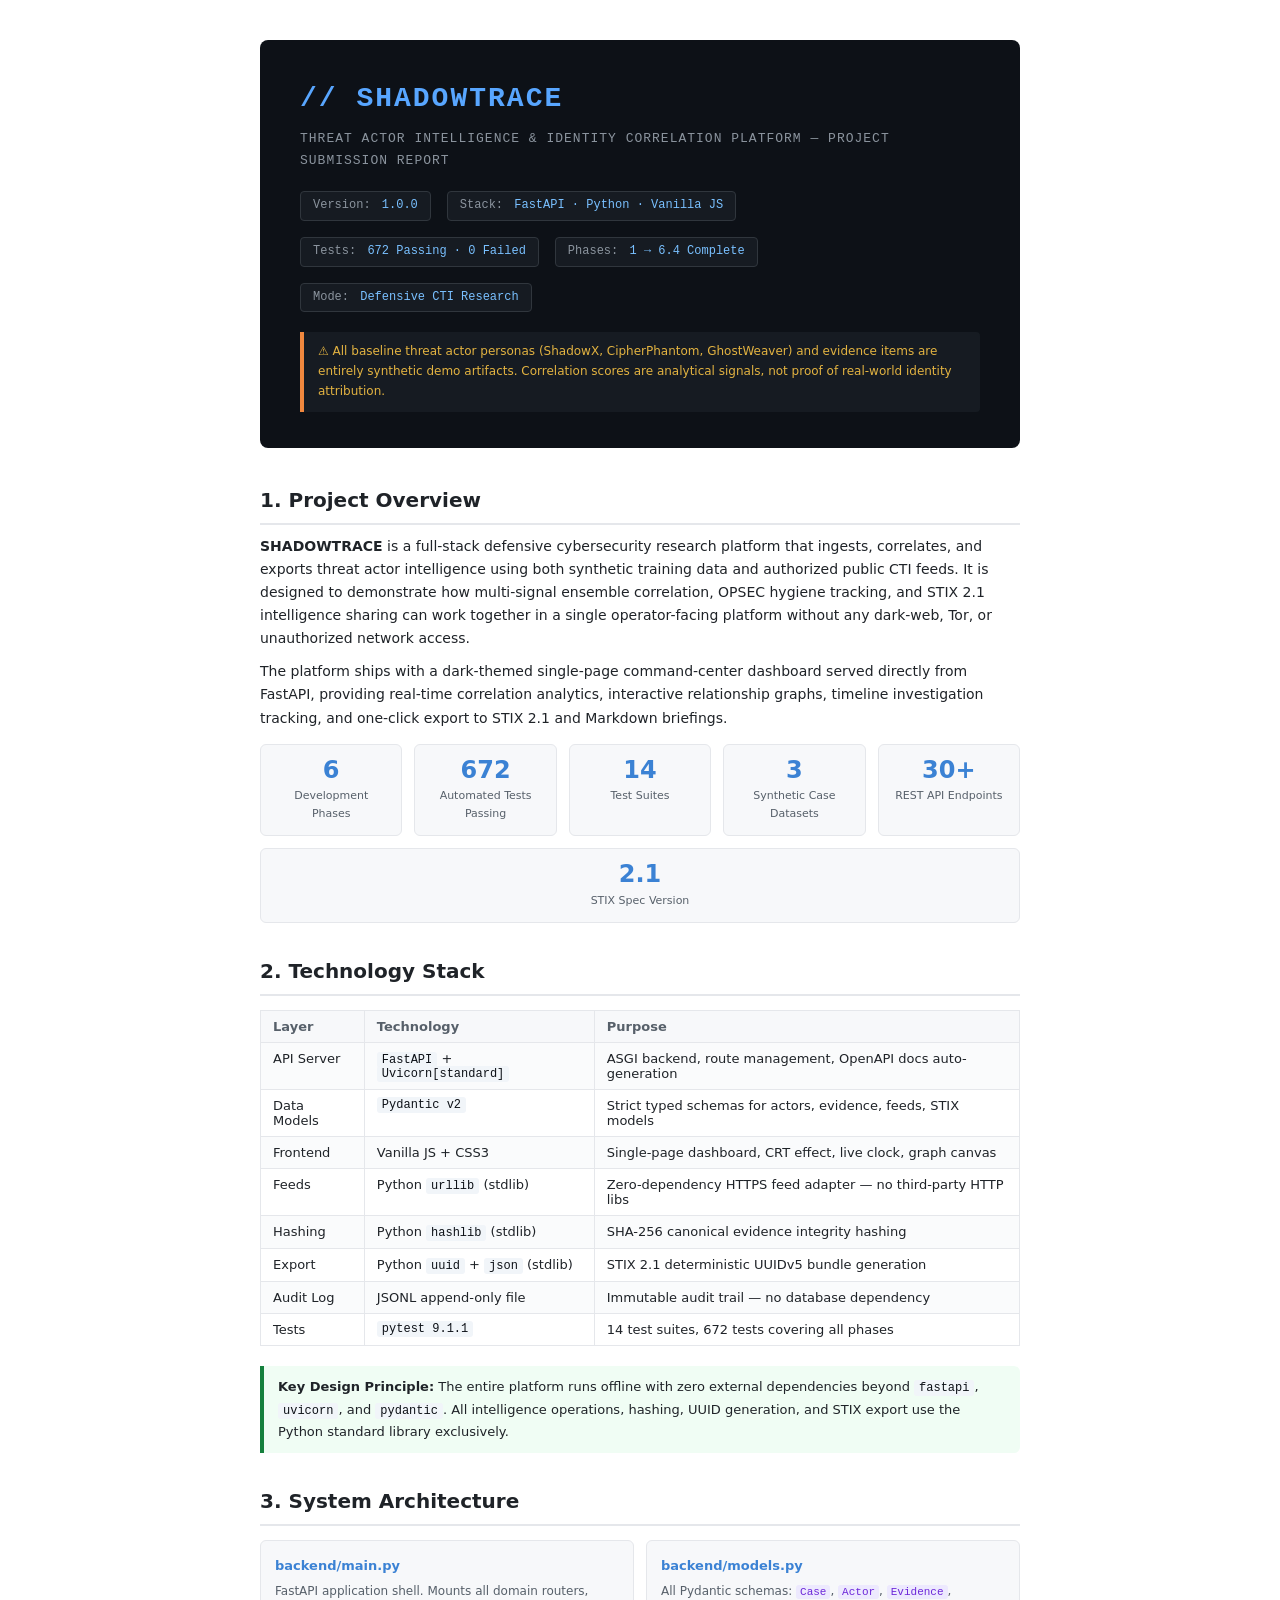
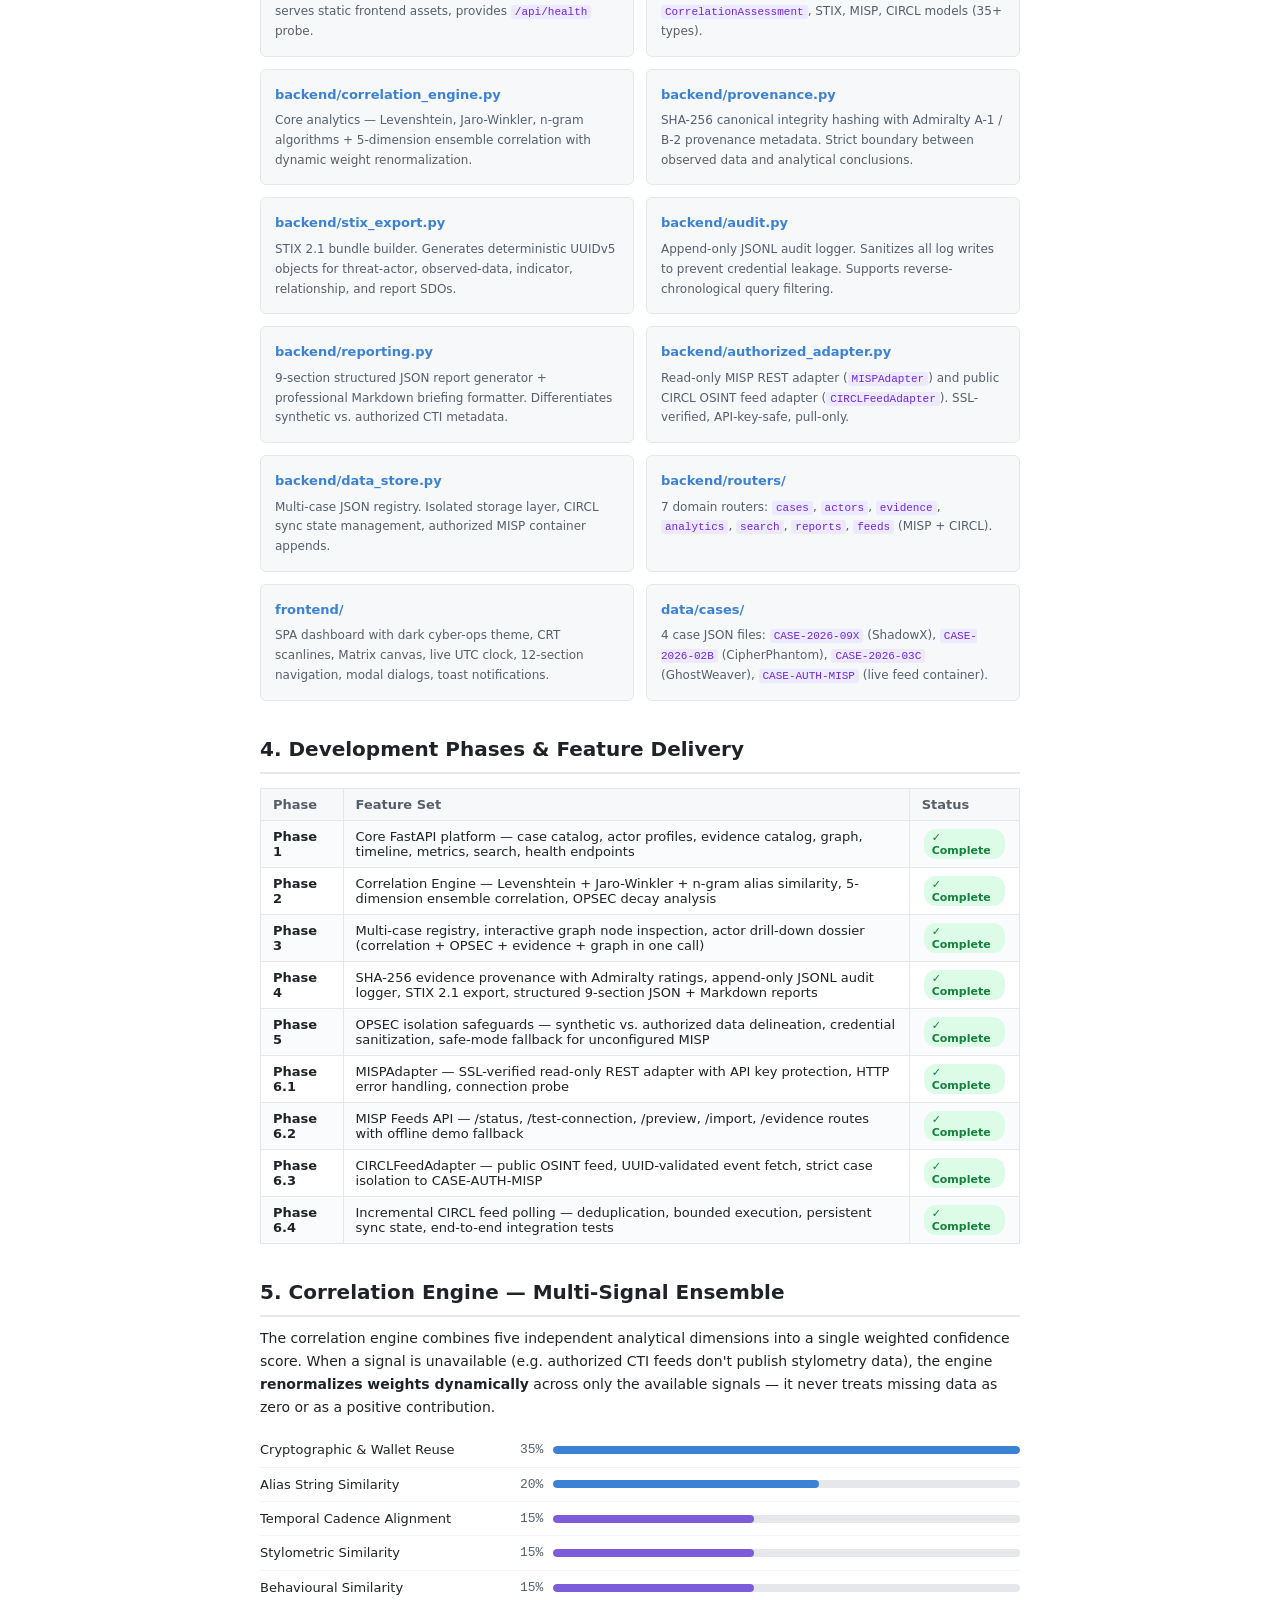
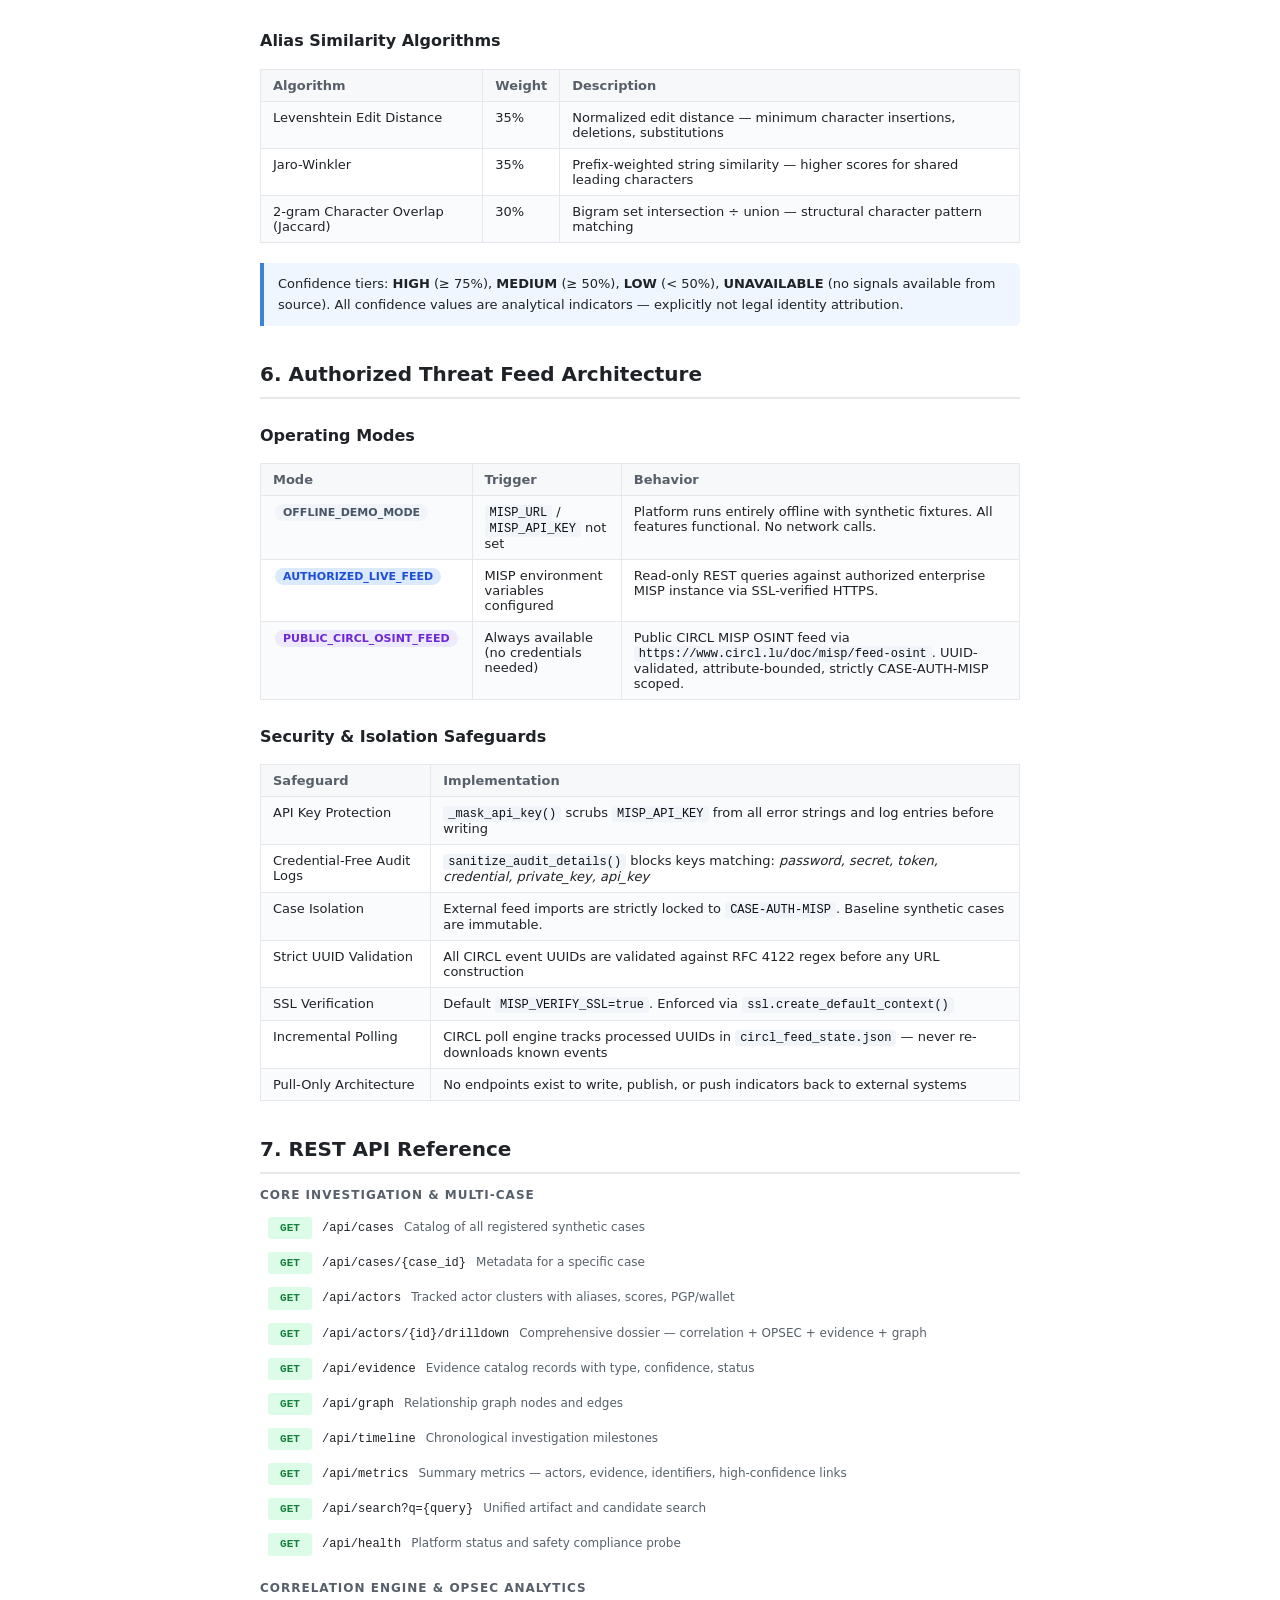
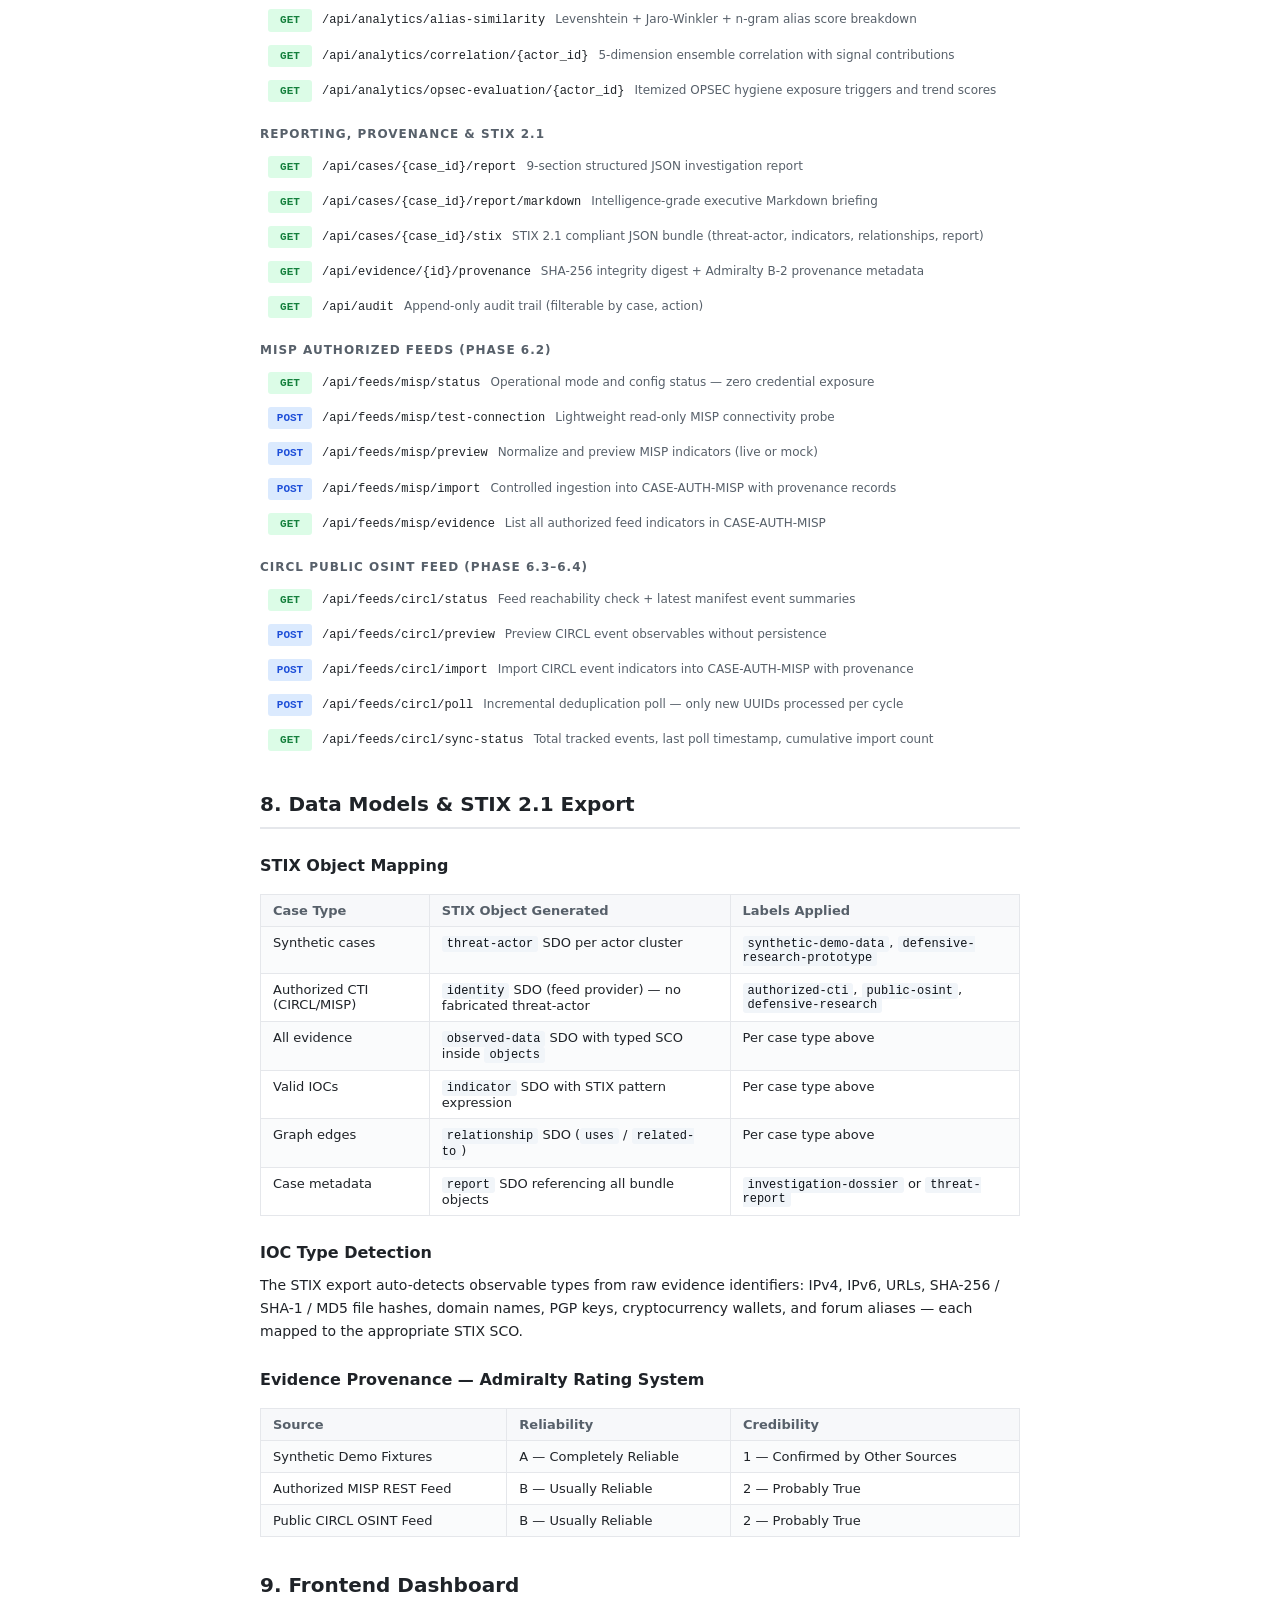
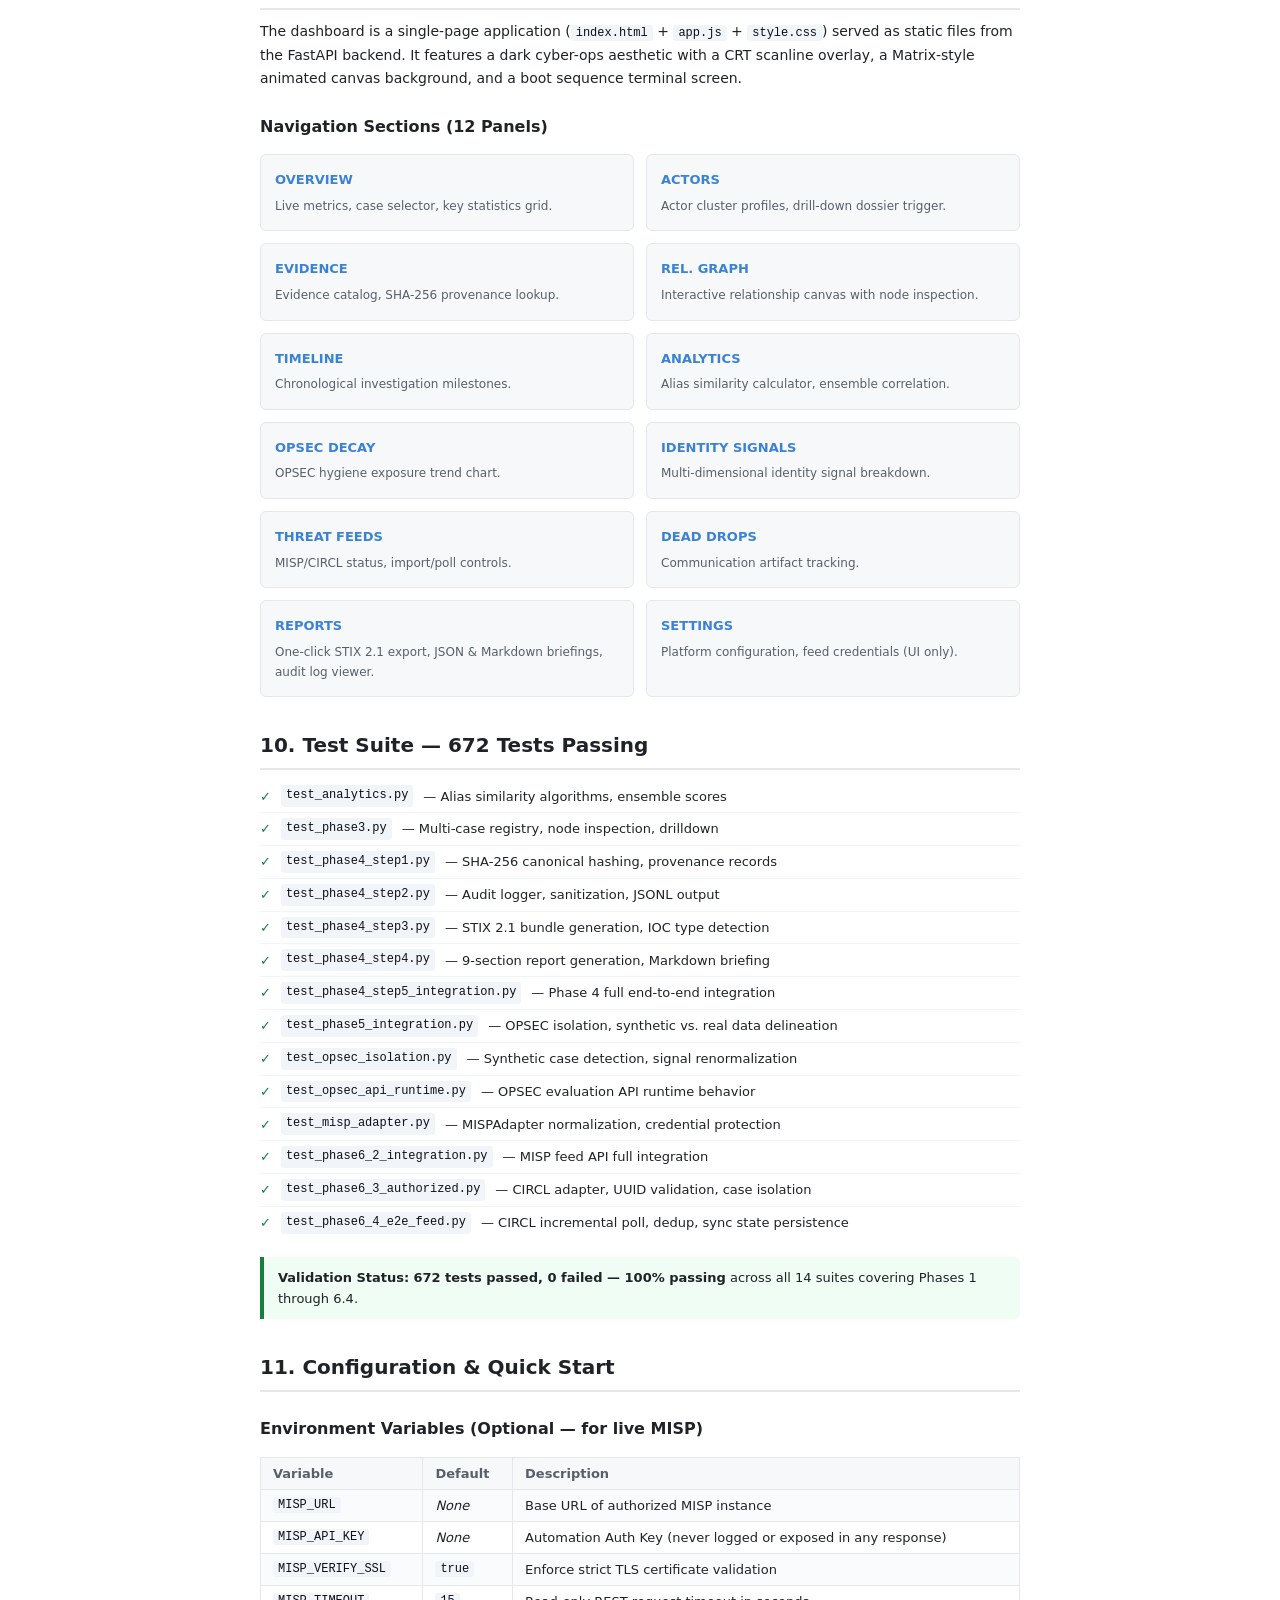
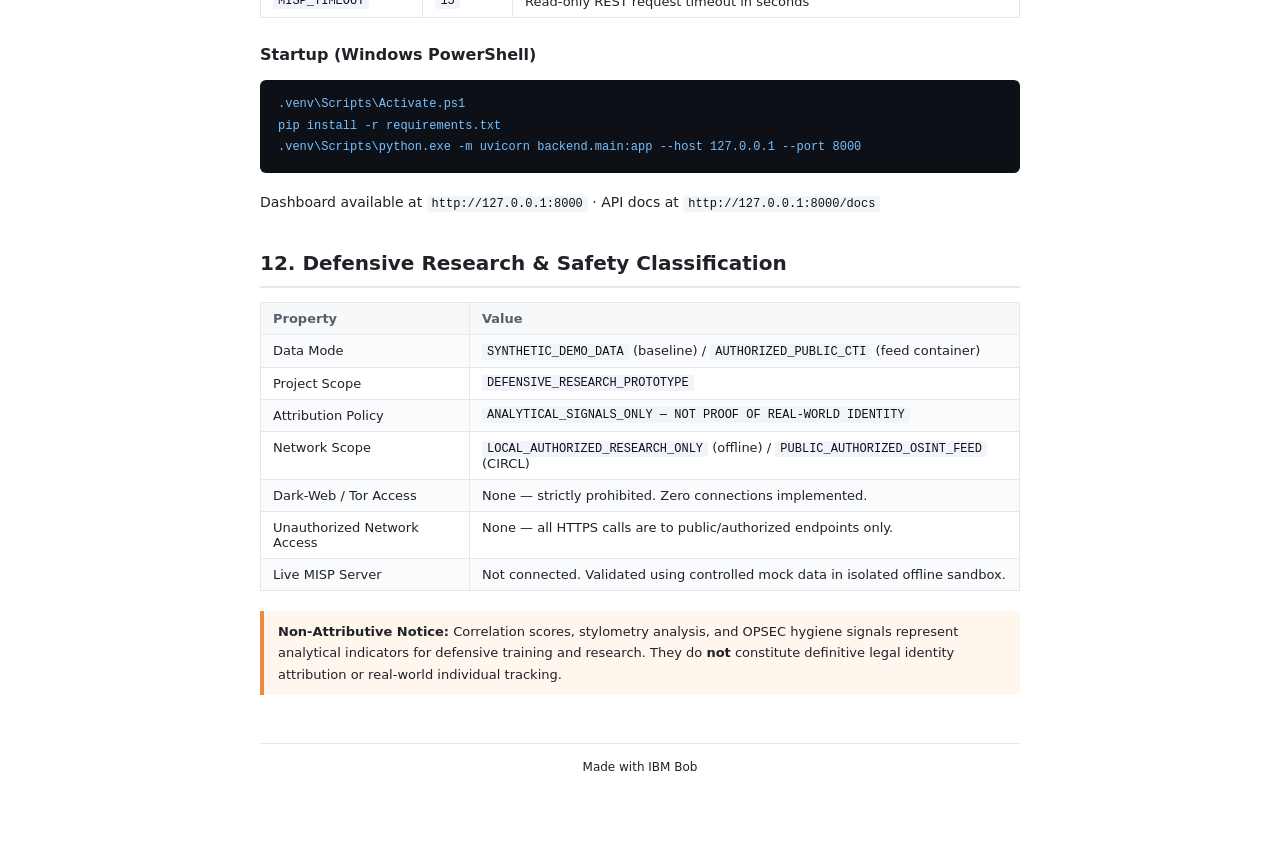
<file: docs/shadowtrace-project-submission-report.html>
<html lang="en">
<head>
<meta charset="UTF-8" />
<meta name="viewport" content="width=device-width, initial-scale=1.0" />
<title>SHADOWTRACE — Project Submission Report</title>
<style>
  *, *::before, *::after { box-sizing: border-box; margin: 0; padding: 0; }

  body {
    font-family: -apple-system, "Segoe UI", system-ui, sans-serif;
    font-size: 14px;
    line-height: 1.65;
    background: #ffffff;
    color: #1f2328;
    padding: 40px 20px 60px;
  }

  .page {
    max-width: 760px;
    margin: 0 auto;
  }

  /* ---- HEADER ---- */
  .cover {
    background: #0d1117;
    color: #c9d1d9;
    border-radius: 8px;
    padding: 36px 40px;
    margin-bottom: 36px;
  }
  .cover-title {
    font-size: 28px;
    font-weight: 700;
    letter-spacing: 2px;
    color: #58a6ff;
    font-family: "Courier New", monospace;
  }
  .cover-sub {
    font-size: 13px;
    color: #8b949e;
    margin-top: 6px;
    letter-spacing: 1px;
    font-family: "Courier New", monospace;
  }
  .cover-meta {
    margin-top: 20px;
    display: flex;
    flex-wrap: wrap;
    gap: 16px;
  }
  .meta-pill {
    background: #161b22;
    border: 1px solid #30363d;
    border-radius: 4px;
    padding: 4px 12px;
    font-size: 12px;
    color: #79c0ff;
    font-family: "Courier New", monospace;
  }
  .meta-pill span { color: #8b949e; margin-right: 4px; }
  .disclaimer-banner {
    margin-top: 20px;
    background: #161b22;
    border-left: 4px solid #f0883e;
    padding: 10px 14px;
    font-size: 12px;
    color: #e3b341;
    border-radius: 0 4px 4px 0;
  }

  /* ---- SECTION HEADERS ---- */
  h1 { font-size: 20px; font-weight: 700; color: #1f2328; margin: 32px 0 10px; border-bottom: 2px solid #e5e7eb; padding-bottom: 6px; }
  h2 { font-size: 16px; font-weight: 600; color: #1f2328; margin: 24px 0 8px; }
  h3 { font-size: 14px; font-weight: 600; color: #1f2328; margin: 16px 0 6px; }

  p { margin-bottom: 10px; color: #1f2328; }

  /* ---- BADGE LABELS ---- */
  .badge {
    display: inline-block;
    padding: 2px 8px;
    border-radius: 12px;
    font-size: 11px;
    font-weight: 600;
    margin: 0 2px;
    vertical-align: middle;
  }
  .badge-blue   { background: #dbeafe; color: #1d4ed8; }
  .badge-green  { background: #dcfce7; color: #15803d; }
  .badge-amber  { background: #fef9c3; color: #854d0e; }
  .badge-purple { background: #ede9fe; color: #6d28d9; }
  .badge-red    { background: #fee2e2; color: #b91c1c; }
  .badge-gray   { background: #f1f5f9; color: #475569; }

  /* ---- PHASE TABLE ---- */
  table { width: 100%; border-collapse: collapse; margin: 14px 0 20px; font-size: 13px; }
  th { background: #f7f8fa; font-weight: 600; padding: 8px 12px; text-align: left; border: 1px solid #e5e7eb; color: #57606a; }
  td { padding: 8px 12px; border: 1px solid #e5e7eb; vertical-align: top; }
  tr:nth-child(even) td { background: #fafbfc; }

  /* ---- COMPONENT BOX ---- */
  .component-grid {
    display: grid;
    grid-template-columns: 1fr 1fr;
    gap: 12px;
    margin: 14px 0 20px;
  }
  @media (max-width: 560px) { .component-grid { grid-template-columns: 1fr; } }

  .comp-card {
    border: 1px solid #e5e7eb;
    border-radius: 6px;
    padding: 14px;
    background: #f7f8fa;
  }
  .comp-card h3 { margin: 0 0 6px; font-size: 13px; color: #3b82d4; }
  .comp-card p  { margin: 0; font-size: 12px; color: #57606a; }
  .comp-card code { font-family: "Courier New", monospace; font-size: 11px; color: #6d28d9; background: #ede9fe; padding: 1px 4px; border-radius: 3px; }

  /* ---- API ENDPOINT BLOCK ---- */
  .api-group { margin: 12px 0 18px; }
  .api-group-title { font-size: 12px; font-weight: 700; color: #57606a; text-transform: uppercase; letter-spacing: 1px; margin-bottom: 6px; }
  .api-row { display: flex; align-items: baseline; gap: 10px; padding: 5px 8px; border-radius: 4px; margin-bottom: 3px; font-size: 12px; }
  .api-row:hover { background: #f7f8fa; }
  .method { font-weight: 700; font-family: "Courier New", monospace; font-size: 11px; padding: 2px 6px; border-radius: 3px; min-width: 44px; text-align: center; }
  .get  { background: #dcfce7; color: #15803d; }
  .post { background: #dbeafe; color: #1d4ed8; }
  .path { font-family: "Courier New", monospace; font-size: 12px; color: #1f2328; }
  .api-desc { color: #57606a; font-size: 12px; }

  /* ---- STAT ROW ---- */
  .stats-row {
    display: flex;
    flex-wrap: wrap;
    gap: 12px;
    margin: 14px 0 20px;
  }
  .stat-card {
    flex: 1 1 120px;
    border: 1px solid #e5e7eb;
    border-radius: 6px;
    padding: 12px 16px;
    background: #f7f8fa;
    text-align: center;
  }
  .stat-num { font-size: 24px; font-weight: 700; color: #3b82d4; line-height: 1.1; }
  .stat-label { font-size: 11px; color: #57606a; margin-top: 4px; }

  /* ---- SIGNAL TABLE ---- */
  .signal-row { display: flex; align-items: center; gap: 10px; padding: 6px 0; border-bottom: 1px solid #f1f5f9; font-size: 13px; }
  .signal-row:last-child { border-bottom: none; }
  .signal-name { flex: 1; font-weight: 500; }
  .signal-weight { color: #57606a; font-family: "Courier New", monospace; min-width: 40px; text-align: right; }
  .bar-wrap { flex: 2; height: 8px; background: #e5e7eb; border-radius: 4px; overflow: hidden; }
  .bar-fill { height: 100%; border-radius: 4px; background: #3b82d4; }

  /* ---- CODE INLINE ---- */
  code { font-family: "Courier New", monospace; font-size: 12px; background: #f1f5f9; padding: 1px 5px; border-radius: 3px; color: #0d1117; }

  /* ---- TEST ROW ---- */
  .test-list { list-style: none; margin: 10px 0 18px; }
  .test-list li { display: flex; align-items: center; gap: 10px; padding: 5px 0; border-bottom: 1px solid #f1f5f9; font-size: 13px; }
  .test-list li:last-child { border-bottom: none; }
  .test-pass { color: #15803d; font-weight: 700; font-size: 13px; }

  /* ---- CALLOUT ---- */
  .callout { border-left: 4px solid #3b82d4; background: #eff6ff; padding: 10px 14px; border-radius: 0 6px 6px 0; margin: 14px 0; font-size: 13px; }
  .callout.warn { border-color: #f0883e; background: #fff7ed; }
  .callout.ok   { border-color: #15803d; background: #f0fdf4; }

  /* ---- FOOTER ---- */
  footer {
    margin-top: 48px;
    padding-top: 14px;
    border-top: 1px solid #e5e7eb;
    text-align: center;
    font-size: 12px;
    color: #57606a;
  }
</style>
</head>
<body>
<div class="page">

  
  <div class="cover">
    <div class="cover-title">// SHADOWTRACE</div>
    <div class="cover-sub">THREAT ACTOR INTELLIGENCE &amp; IDENTITY CORRELATION PLATFORM — PROJECT SUBMISSION REPORT</div>
    <div class="cover-meta">
      <div class="meta-pill"><span>Version:</span> 1.0.0</div>
      <div class="meta-pill"><span>Stack:</span> FastAPI · Python · Vanilla JS</div>
      <div class="meta-pill"><span>Tests:</span> 672 Passing · 0 Failed</div>
      <div class="meta-pill"><span>Phases:</span> 1 → 6.4 Complete</div>
      <div class="meta-pill"><span>Mode:</span> Defensive CTI Research</div>
    </div>
    <div class="disclaimer-banner">
      ⚠ All baseline threat actor personas (ShadowX, CipherPhantom, GhostWeaver) and evidence items are entirely synthetic demo artifacts. Correlation scores are analytical signals, not proof of real-world identity attribution.
    </div>
  </div>


  
  <h1>1. Project Overview</h1>
  <p>
    <strong>SHADOWTRACE</strong> is a full-stack defensive cybersecurity research platform that ingests,
    correlates, and exports threat actor intelligence using both synthetic training data and authorized
    public CTI feeds. It is designed to demonstrate how multi-signal ensemble correlation, OPSEC hygiene
    tracking, and STIX 2.1 intelligence sharing can work together in a single operator-facing platform
    without any dark-web, Tor, or unauthorized network access.
  </p>
  <p>
    The platform ships with a dark-themed single-page command-center dashboard served directly from
    FastAPI, providing real-time correlation analytics, interactive relationship graphs, timeline
    investigation tracking, and one-click export to STIX 2.1 and Markdown briefings.
  </p>

  <div class="stats-row">
    <div class="stat-card">
      <div class="stat-num">6</div>
      <div class="stat-label">Development Phases</div>
    </div>
    <div class="stat-card">
      <div class="stat-num">672</div>
      <div class="stat-label">Automated Tests Passing</div>
    </div>
    <div class="stat-card">
      <div class="stat-num">14</div>
      <div class="stat-label">Test Suites</div>
    </div>
    <div class="stat-card">
      <div class="stat-num">3</div>
      <div class="stat-label">Synthetic Case Datasets</div>
    </div>
    <div class="stat-card">
      <div class="stat-num">30+</div>
      <div class="stat-label">REST API Endpoints</div>
    </div>
    <div class="stat-card">
      <div class="stat-num">2.1</div>
      <div class="stat-label">STIX Spec Version</div>
    </div>
  </div>


  
  <h1>2. Technology Stack</h1>

  <table>
    <tr><th>Layer</th><th>Technology</th><th>Purpose</th></tr>
    <tr><td>API Server</td><td><code>FastAPI</code> + <code>Uvicorn[standard]</code></td><td>ASGI backend, route management, OpenAPI docs auto-generation</td></tr>
    <tr><td>Data Models</td><td><code>Pydantic v2</code></td><td>Strict typed schemas for actors, evidence, feeds, STIX models</td></tr>
    <tr><td>Frontend</td><td>Vanilla JS + CSS3</td><td>Single-page dashboard, CRT effect, live clock, graph canvas</td></tr>
    <tr><td>Feeds</td><td>Python <code>urllib</code> (stdlib)</td><td>Zero-dependency HTTPS feed adapter — no third-party HTTP libs</td></tr>
    <tr><td>Hashing</td><td>Python <code>hashlib</code> (stdlib)</td><td>SHA-256 canonical evidence integrity hashing</td></tr>
    <tr><td>Export</td><td>Python <code>uuid</code> + <code>json</code> (stdlib)</td><td>STIX 2.1 deterministic UUIDv5 bundle generation</td></tr>
    <tr><td>Audit Log</td><td>JSONL append-only file</td><td>Immutable audit trail — no database dependency</td></tr>
    <tr><td>Tests</td><td><code>pytest 9.1.1</code></td><td>14 test suites, 672 tests covering all phases</td></tr>
  </table>

  <div class="callout ok">
    <strong>Key Design Principle:</strong> The entire platform runs offline with zero external dependencies beyond
    <code>fastapi</code>, <code>uvicorn</code>, and <code>pydantic</code>. All intelligence operations, hashing, UUID generation,
    and STIX export use the Python standard library exclusively.
  </div>


  
  <h1>3. System Architecture</h1>

  <div class="component-grid">
    <div class="comp-card">
      <h3>backend/main.py</h3>
      <p>FastAPI application shell. Mounts all domain routers, serves static frontend assets, provides <code>/api/health</code> probe.</p>
    </div>
    <div class="comp-card">
      <h3>backend/models.py</h3>
      <p>All Pydantic schemas: <code>Case</code>, <code>Actor</code>, <code>Evidence</code>, <code>CorrelationAssessment</code>, STIX, MISP, CIRCL models (35+ types).</p>
    </div>
    <div class="comp-card">
      <h3>backend/correlation_engine.py</h3>
      <p>Core analytics — Levenshtein, Jaro-Winkler, n-gram algorithms + 5-dimension ensemble correlation with dynamic weight renormalization.</p>
    </div>
    <div class="comp-card">
      <h3>backend/provenance.py</h3>
      <p>SHA-256 canonical integrity hashing with Admiralty A-1 / B-2 provenance metadata. Strict boundary between observed data and analytical conclusions.</p>
    </div>
    <div class="comp-card">
      <h3>backend/stix_export.py</h3>
      <p>STIX 2.1 bundle builder. Generates deterministic UUIDv5 objects for threat-actor, observed-data, indicator, relationship, and report SDOs.</p>
    </div>
    <div class="comp-card">
      <h3>backend/audit.py</h3>
      <p>Append-only JSONL audit logger. Sanitizes all log writes to prevent credential leakage. Supports reverse-chronological query filtering.</p>
    </div>
    <div class="comp-card">
      <h3>backend/reporting.py</h3>
      <p>9-section structured JSON report generator + professional Markdown briefing formatter. Differentiates synthetic vs. authorized CTI metadata.</p>
    </div>
    <div class="comp-card">
      <h3>backend/authorized_adapter.py</h3>
      <p>Read-only MISP REST adapter (<code>MISPAdapter</code>) and public CIRCL OSINT feed adapter (<code>CIRCLFeedAdapter</code>). SSL-verified, API-key-safe, pull-only.</p>
    </div>
    <div class="comp-card">
      <h3>backend/data_store.py</h3>
      <p>Multi-case JSON registry. Isolated storage layer, CIRCL sync state management, authorized MISP container appends.</p>
    </div>
    <div class="comp-card">
      <h3>backend/routers/</h3>
      <p>7 domain routers: <code>cases</code>, <code>actors</code>, <code>evidence</code>, <code>analytics</code>, <code>search</code>, <code>reports</code>, <code>feeds</code> (MISP + CIRCL).</p>
    </div>
    <div class="comp-card">
      <h3>frontend/</h3>
      <p>SPA dashboard with dark cyber-ops theme, CRT scanlines, Matrix canvas, live UTC clock, 12-section navigation, modal dialogs, toast notifications.</p>
    </div>
    <div class="comp-card">
      <h3>data/cases/</h3>
      <p>4 case JSON files: <code>CASE-2026-09X</code> (ShadowX), <code>CASE-2026-02B</code> (CipherPhantom), <code>CASE-2026-03C</code> (GhostWeaver), <code>CASE-AUTH-MISP</code> (live feed container).</p>
    </div>
  </div>


  
  <h1>4. Development Phases &amp; Feature Delivery</h1>

  <table>
    <tr><th>Phase</th><th>Feature Set</th><th>Status</th></tr>
    <tr>
      <td><strong>Phase 1</strong></td>
      <td>Core FastAPI platform — case catalog, actor profiles, evidence catalog, graph, timeline, metrics, search, health endpoints</td>
      <td><span class="badge badge-green">✓ Complete</span></td>
    </tr>
    <tr>
      <td><strong>Phase 2</strong></td>
      <td>Correlation Engine — Levenshtein + Jaro-Winkler + n-gram alias similarity, 5-dimension ensemble correlation, OPSEC decay analysis</td>
      <td><span class="badge badge-green">✓ Complete</span></td>
    </tr>
    <tr>
      <td><strong>Phase 3</strong></td>
      <td>Multi-case registry, interactive graph node inspection, actor drill-down dossier (correlation + OPSEC + evidence + graph in one call)</td>
      <td><span class="badge badge-green">✓ Complete</span></td>
    </tr>
    <tr>
      <td><strong>Phase 4</strong></td>
      <td>SHA-256 evidence provenance with Admiralty ratings, append-only JSONL audit logger, STIX 2.1 export, structured 9-section JSON + Markdown reports</td>
      <td><span class="badge badge-green">✓ Complete</span></td>
    </tr>
    <tr>
      <td><strong>Phase 5</strong></td>
      <td>OPSEC isolation safeguards — synthetic vs. authorized data delineation, credential sanitization, safe-mode fallback for unconfigured MISP</td>
      <td><span class="badge badge-green">✓ Complete</span></td>
    </tr>
    <tr>
      <td><strong>Phase 6.1</strong></td>
      <td>MISPAdapter — SSL-verified read-only REST adapter with API key protection, HTTP error handling, connection probe</td>
      <td><span class="badge badge-green">✓ Complete</span></td>
    </tr>
    <tr>
      <td><strong>Phase 6.2</strong></td>
      <td>MISP Feeds API — /status, /test-connection, /preview, /import, /evidence routes with offline demo fallback</td>
      <td><span class="badge badge-green">✓ Complete</span></td>
    </tr>
    <tr>
      <td><strong>Phase 6.3</strong></td>
      <td>CIRCLFeedAdapter — public OSINT feed, UUID-validated event fetch, strict case isolation to CASE-AUTH-MISP</td>
      <td><span class="badge badge-green">✓ Complete</span></td>
    </tr>
    <tr>
      <td><strong>Phase 6.4</strong></td>
      <td>Incremental CIRCL feed polling — deduplication, bounded execution, persistent sync state, end-to-end integration tests</td>
      <td><span class="badge badge-green">✓ Complete</span></td>
    </tr>
  </table>


  
  <h1>5. Correlation Engine — Multi-Signal Ensemble</h1>
  <p>
    The correlation engine combines five independent analytical dimensions into a single weighted confidence score.
    When a signal is unavailable (e.g. authorized CTI feeds don't publish stylometry data), the engine
    <strong>renormalizes weights dynamically</strong> across only the available signals — it never treats
    missing data as zero or as a positive contribution.
  </p>

  <div style="margin:14px 0 20px">
    <div class="signal-row">
      <div class="signal-name">Cryptographic &amp; Wallet Reuse</div>
      <div class="signal-weight">35%</div>
      <div class="bar-wrap"><div class="bar-fill" style="width:100%"></div></div>
    </div>
    <div class="signal-row">
      <div class="signal-name">Alias String Similarity</div>
      <div class="signal-weight">20%</div>
      <div class="bar-wrap"><div class="bar-fill" style="width:57%"></div></div>
    </div>
    <div class="signal-row">
      <div class="signal-name">Temporal Cadence Alignment</div>
      <div class="signal-weight">15%</div>
      <div class="bar-wrap"><div class="bar-fill" style="width:43%;background:#7c5cd8"></div></div>
    </div>
    <div class="signal-row">
      <div class="signal-name">Stylometric Similarity</div>
      <div class="signal-weight">15%</div>
      <div class="bar-wrap"><div class="bar-fill" style="width:43%;background:#7c5cd8"></div></div>
    </div>
    <div class="signal-row">
      <div class="signal-name">Behavioural Similarity</div>
      <div class="signal-weight">15%</div>
      <div class="bar-wrap"><div class="bar-fill" style="width:43%;background:#7c5cd8"></div></div>
    </div>
  </div>

  <h2>Alias Similarity Algorithms</h2>
  <table>
    <tr><th>Algorithm</th><th>Weight</th><th>Description</th></tr>
    <tr><td>Levenshtein Edit Distance</td><td>35%</td><td>Normalized edit distance — minimum character insertions, deletions, substitutions</td></tr>
    <tr><td>Jaro-Winkler</td><td>35%</td><td>Prefix-weighted string similarity — higher scores for shared leading characters</td></tr>
    <tr><td>2-gram Character Overlap (Jaccard)</td><td>30%</td><td>Bigram set intersection ÷ union — structural character pattern matching</td></tr>
  </table>

  <div class="callout">
    Confidence tiers: <strong>HIGH</strong> (≥ 75%), <strong>MEDIUM</strong> (≥ 50%), <strong>LOW</strong> (&lt; 50%), <strong>UNAVAILABLE</strong> (no signals available from source). All confidence values are analytical indicators — explicitly not legal identity attribution.
  </div>


  
  <h1>6. Authorized Threat Feed Architecture</h1>

  <h2>Operating Modes</h2>
  <table>
    <tr><th>Mode</th><th>Trigger</th><th>Behavior</th></tr>
    <tr>
      <td><span class="badge badge-gray">OFFLINE_DEMO_MODE</span></td>
      <td><code>MISP_URL</code> / <code>MISP_API_KEY</code> not set</td>
      <td>Platform runs entirely offline with synthetic fixtures. All features functional. No network calls.</td>
    </tr>
    <tr>
      <td><span class="badge badge-blue">AUTHORIZED_LIVE_FEED</span></td>
      <td>MISP environment variables configured</td>
      <td>Read-only REST queries against authorized enterprise MISP instance via SSL-verified HTTPS.</td>
    </tr>
    <tr>
      <td><span class="badge badge-purple">PUBLIC_CIRCL_OSINT_FEED</span></td>
      <td>Always available (no credentials needed)</td>
      <td>Public CIRCL MISP OSINT feed via <code>https://www.circl.lu/doc/misp/feed-osint</code>. UUID-validated, attribute-bounded, strictly CASE-AUTH-MISP scoped.</td>
    </tr>
  </table>

  <h2>Security &amp; Isolation Safeguards</h2>
  <table>
    <tr><th>Safeguard</th><th>Implementation</th></tr>
    <tr><td>API Key Protection</td><td><code>_mask_api_key()</code> scrubs <code>MISP_API_KEY</code> from all error strings and log entries before writing</td></tr>
    <tr><td>Credential-Free Audit Logs</td><td><code>sanitize_audit_details()</code> blocks keys matching: <em>password, secret, token, credential, private_key, api_key</em></td></tr>
    <tr><td>Case Isolation</td><td>External feed imports are strictly locked to <code>CASE-AUTH-MISP</code>. Baseline synthetic cases are immutable.</td></tr>
    <tr><td>Strict UUID Validation</td><td>All CIRCL event UUIDs are validated against RFC 4122 regex before any URL construction</td></tr>
    <tr><td>SSL Verification</td><td>Default <code>MISP_VERIFY_SSL=true</code>. Enforced via <code>ssl.create_default_context()</code></td></tr>
    <tr><td>Incremental Polling</td><td>CIRCL poll engine tracks processed UUIDs in <code>circl_feed_state.json</code> — never re-downloads known events</td></tr>
    <tr><td>Pull-Only Architecture</td><td>No endpoints exist to write, publish, or push indicators back to external systems</td></tr>
  </table>


  
  <h1>7. REST API Reference</h1>

  <div class="api-group">
    <div class="api-group-title">Core Investigation &amp; Multi-Case</div>
    <div class="api-row"><span class="method get">GET</span><span class="path">/api/cases</span><span class="api-desc">Catalog of all registered synthetic cases</span></div>
    <div class="api-row"><span class="method get">GET</span><span class="path">/api/cases/{case_id}</span><span class="api-desc">Metadata for a specific case</span></div>
    <div class="api-row"><span class="method get">GET</span><span class="path">/api/actors</span><span class="api-desc">Tracked actor clusters with aliases, scores, PGP/wallet</span></div>
    <div class="api-row"><span class="method get">GET</span><span class="path">/api/actors/{id}/drilldown</span><span class="api-desc">Comprehensive dossier — correlation + OPSEC + evidence + graph</span></div>
    <div class="api-row"><span class="method get">GET</span><span class="path">/api/evidence</span><span class="api-desc">Evidence catalog records with type, confidence, status</span></div>
    <div class="api-row"><span class="method get">GET</span><span class="path">/api/graph</span><span class="api-desc">Relationship graph nodes and edges</span></div>
    <div class="api-row"><span class="method get">GET</span><span class="path">/api/timeline</span><span class="api-desc">Chronological investigation milestones</span></div>
    <div class="api-row"><span class="method get">GET</span><span class="path">/api/metrics</span><span class="api-desc">Summary metrics — actors, evidence, identifiers, high-confidence links</span></div>
    <div class="api-row"><span class="method get">GET</span><span class="path">/api/search?q={query}</span><span class="api-desc">Unified artifact and candidate search</span></div>
    <div class="api-row"><span class="method get">GET</span><span class="path">/api/health</span><span class="api-desc">Platform status and safety compliance probe</span></div>
  </div>

  <div class="api-group">
    <div class="api-group-title">Correlation Engine &amp; OPSEC Analytics</div>
    <div class="api-row"><span class="method get">GET</span><span class="path">/api/analytics/alias-similarity</span><span class="api-desc">Levenshtein + Jaro-Winkler + n-gram alias score breakdown</span></div>
    <div class="api-row"><span class="method get">GET</span><span class="path">/api/analytics/correlation/{actor_id}</span><span class="api-desc">5-dimension ensemble correlation with signal contributions</span></div>
    <div class="api-row"><span class="method get">GET</span><span class="path">/api/analytics/opsec-evaluation/{actor_id}</span><span class="api-desc">Itemized OPSEC hygiene exposure triggers and trend scores</span></div>
  </div>

  <div class="api-group">
    <div class="api-group-title">Reporting, Provenance &amp; STIX 2.1</div>
    <div class="api-row"><span class="method get">GET</span><span class="path">/api/cases/{case_id}/report</span><span class="api-desc">9-section structured JSON investigation report</span></div>
    <div class="api-row"><span class="method get">GET</span><span class="path">/api/cases/{case_id}/report/markdown</span><span class="api-desc">Intelligence-grade executive Markdown briefing</span></div>
    <div class="api-row"><span class="method get">GET</span><span class="path">/api/cases/{case_id}/stix</span><span class="api-desc">STIX 2.1 compliant JSON bundle (threat-actor, indicators, relationships, report)</span></div>
    <div class="api-row"><span class="method get">GET</span><span class="path">/api/evidence/{id}/provenance</span><span class="api-desc">SHA-256 integrity digest + Admiralty B-2 provenance metadata</span></div>
    <div class="api-row"><span class="method get">GET</span><span class="path">/api/audit</span><span class="api-desc">Append-only audit trail (filterable by case, action)</span></div>
  </div>

  <div class="api-group">
    <div class="api-group-title">MISP Authorized Feeds (Phase 6.2)</div>
    <div class="api-row"><span class="method get">GET</span><span class="path">/api/feeds/misp/status</span><span class="api-desc">Operational mode and config status — zero credential exposure</span></div>
    <div class="api-row"><span class="method post">POST</span><span class="path">/api/feeds/misp/test-connection</span><span class="api-desc">Lightweight read-only MISP connectivity probe</span></div>
    <div class="api-row"><span class="method post">POST</span><span class="path">/api/feeds/misp/preview</span><span class="api-desc">Normalize and preview MISP indicators (live or mock)</span></div>
    <div class="api-row"><span class="method post">POST</span><span class="path">/api/feeds/misp/import</span><span class="api-desc">Controlled ingestion into CASE-AUTH-MISP with provenance records</span></div>
    <div class="api-row"><span class="method get">GET</span><span class="path">/api/feeds/misp/evidence</span><span class="api-desc">List all authorized feed indicators in CASE-AUTH-MISP</span></div>
  </div>

  <div class="api-group">
    <div class="api-group-title">CIRCL Public OSINT Feed (Phase 6.3–6.4)</div>
    <div class="api-row"><span class="method get">GET</span><span class="path">/api/feeds/circl/status</span><span class="api-desc">Feed reachability check + latest manifest event summaries</span></div>
    <div class="api-row"><span class="method post">POST</span><span class="path">/api/feeds/circl/preview</span><span class="api-desc">Preview CIRCL event observables without persistence</span></div>
    <div class="api-row"><span class="method post">POST</span><span class="path">/api/feeds/circl/import</span><span class="api-desc">Import CIRCL event indicators into CASE-AUTH-MISP with provenance</span></div>
    <div class="api-row"><span class="method post">POST</span><span class="path">/api/feeds/circl/poll</span><span class="api-desc">Incremental deduplication poll — only new UUIDs processed per cycle</span></div>
    <div class="api-row"><span class="method get">GET</span><span class="path">/api/feeds/circl/sync-status</span><span class="api-desc">Total tracked events, last poll timestamp, cumulative import count</span></div>
  </div>


  
  <h1>8. Data Models &amp; STIX 2.1 Export</h1>

  <h2>STIX Object Mapping</h2>
  <table>
    <tr><th>Case Type</th><th>STIX Object Generated</th><th>Labels Applied</th></tr>
    <tr><td>Synthetic cases</td><td><code>threat-actor</code> SDO per actor cluster</td><td><code>synthetic-demo-data</code>, <code>defensive-research-prototype</code></td></tr>
    <tr><td>Authorized CTI (CIRCL/MISP)</td><td><code>identity</code> SDO (feed provider) — no fabricated threat-actor</td><td><code>authorized-cti</code>, <code>public-osint</code>, <code>defensive-research</code></td></tr>
    <tr><td>All evidence</td><td><code>observed-data</code> SDO with typed SCO inside <code>objects</code></td><td>Per case type above</td></tr>
    <tr><td>Valid IOCs</td><td><code>indicator</code> SDO with STIX pattern expression</td><td>Per case type above</td></tr>
    <tr><td>Graph edges</td><td><code>relationship</code> SDO (<code>uses</code> / <code>related-to</code>)</td><td>Per case type above</td></tr>
    <tr><td>Case metadata</td><td><code>report</code> SDO referencing all bundle objects</td><td><code>investigation-dossier</code> or <code>threat-report</code></td></tr>
  </table>

  <h2>IOC Type Detection</h2>
  <p>The STIX export auto-detects observable types from raw evidence identifiers: IPv4, IPv6, URLs, SHA-256 / SHA-1 / MD5 file hashes, domain names, PGP keys, cryptocurrency wallets, and forum aliases — each mapped to the appropriate STIX SCO.</p>

  <h2>Evidence Provenance — Admiralty Rating System</h2>
  <table>
    <tr><th>Source</th><th>Reliability</th><th>Credibility</th></tr>
    <tr><td>Synthetic Demo Fixtures</td><td>A — Completely Reliable</td><td>1 — Confirmed by Other Sources</td></tr>
    <tr><td>Authorized MISP REST Feed</td><td>B — Usually Reliable</td><td>2 — Probably True</td></tr>
    <tr><td>Public CIRCL OSINT Feed</td><td>B — Usually Reliable</td><td>2 — Probably True</td></tr>
  </table>


  
  <h1>9. Frontend Dashboard</h1>
  <p>
    The dashboard is a single-page application (<code>index.html</code> + <code>app.js</code> + <code>style.css</code>)
    served as static files from the FastAPI backend. It features a dark cyber-ops aesthetic with a CRT scanline
    overlay, a Matrix-style animated canvas background, and a boot sequence terminal screen.
  </p>

  <h2>Navigation Sections (12 Panels)</h2>
  <div class="component-grid">
    <div class="comp-card"><h3>OVERVIEW</h3><p>Live metrics, case selector, key statistics grid.</p></div>
    <div class="comp-card"><h3>ACTORS</h3><p>Actor cluster profiles, drill-down dossier trigger.</p></div>
    <div class="comp-card"><h3>EVIDENCE</h3><p>Evidence catalog, SHA-256 provenance lookup.</p></div>
    <div class="comp-card"><h3>REL. GRAPH</h3><p>Interactive relationship canvas with node inspection.</p></div>
    <div class="comp-card"><h3>TIMELINE</h3><p>Chronological investigation milestones.</p></div>
    <div class="comp-card"><h3>ANALYTICS</h3><p>Alias similarity calculator, ensemble correlation.</p></div>
    <div class="comp-card"><h3>OPSEC DECAY</h3><p>OPSEC hygiene exposure trend chart.</p></div>
    <div class="comp-card"><h3>IDENTITY SIGNALS</h3><p>Multi-dimensional identity signal breakdown.</p></div>
    <div class="comp-card"><h3>THREAT FEEDS</h3><p>MISP/CIRCL status, import/poll controls.</p></div>
    <div class="comp-card"><h3>DEAD DROPS</h3><p>Communication artifact tracking.</p></div>
    <div class="comp-card"><h3>REPORTS</h3><p>One-click STIX 2.1 export, JSON &amp; Markdown briefings, audit log viewer.</p></div>
    <div class="comp-card"><h3>SETTINGS</h3><p>Platform configuration, feed credentials (UI only).</p></div>
  </div>


  
  <h1>10. Test Suite — 672 Tests Passing</h1>

  <ul class="test-list">
    <li><span class="test-pass">✓</span> <code>test_analytics.py</code> — Alias similarity algorithms, ensemble scores</li>
    <li><span class="test-pass">✓</span> <code>test_phase3.py</code> — Multi-case registry, node inspection, drilldown</li>
    <li><span class="test-pass">✓</span> <code>test_phase4_step1.py</code> — SHA-256 canonical hashing, provenance records</li>
    <li><span class="test-pass">✓</span> <code>test_phase4_step2.py</code> — Audit logger, sanitization, JSONL output</li>
    <li><span class="test-pass">✓</span> <code>test_phase4_step3.py</code> — STIX 2.1 bundle generation, IOC type detection</li>
    <li><span class="test-pass">✓</span> <code>test_phase4_step4.py</code> — 9-section report generation, Markdown briefing</li>
    <li><span class="test-pass">✓</span> <code>test_phase4_step5_integration.py</code> — Phase 4 full end-to-end integration</li>
    <li><span class="test-pass">✓</span> <code>test_phase5_integration.py</code> — OPSEC isolation, synthetic vs. real data delineation</li>
    <li><span class="test-pass">✓</span> <code>test_opsec_isolation.py</code> — Synthetic case detection, signal renormalization</li>
    <li><span class="test-pass">✓</span> <code>test_opsec_api_runtime.py</code> — OPSEC evaluation API runtime behavior</li>
    <li><span class="test-pass">✓</span> <code>test_misp_adapter.py</code> — MISPAdapter normalization, credential protection</li>
    <li><span class="test-pass">✓</span> <code>test_phase6_2_integration.py</code> — MISP feed API full integration</li>
    <li><span class="test-pass">✓</span> <code>test_phase6_3_authorized.py</code> — CIRCL adapter, UUID validation, case isolation</li>
    <li><span class="test-pass">✓</span> <code>test_phase6_4_e2e_feed.py</code> — CIRCL incremental poll, dedup, sync state persistence</li>
  </ul>

  <div class="callout ok">
    <strong>Validation Status:</strong> <strong>672 tests passed, 0 failed — 100% passing</strong> across all 14 suites covering Phases 1 through 6.4.
  </div>


  
  <h1>11. Configuration &amp; Quick Start</h1>

  <h2>Environment Variables (Optional — for live MISP)</h2>
  <table>
    <tr><th>Variable</th><th>Default</th><th>Description</th></tr>
    <tr><td><code>MISP_URL</code></td><td><em>None</em></td><td>Base URL of authorized MISP instance</td></tr>
    <tr><td><code>MISP_API_KEY</code></td><td><em>None</em></td><td>Automation Auth Key (never logged or exposed in any response)</td></tr>
    <tr><td><code>MISP_VERIFY_SSL</code></td><td><code>true</code></td><td>Enforce strict TLS certificate validation</td></tr>
    <tr><td><code>MISP_TIMEOUT</code></td><td><code>15</code></td><td>Read-only REST request timeout in seconds</td></tr>
  </table>

  <h2>Startup (Windows PowerShell)</h2>
  <div style="background:#0d1117;border-radius:6px;padding:14px 18px;margin:12px 0 18px;font-family:'Courier New',monospace;font-size:12px;color:#79c0ff;line-height:1.8">
    .venv\Scripts\Activate.ps1<br />
    pip install -r requirements.txt<br />
    .venv\Scripts\python.exe -m uvicorn backend.main:app --host 127.0.0.1 --port 8000
  </div>
  <p>Dashboard available at <code>http://127.0.0.1:8000</code> · API docs at <code>http://127.0.0.1:8000/docs</code></p>


  
  <h1>12. Defensive Research &amp; Safety Classification</h1>

  <table>
    <tr><th>Property</th><th>Value</th></tr>
    <tr><td>Data Mode</td><td><code>SYNTHETIC_DEMO_DATA</code> (baseline) / <code>AUTHORIZED_PUBLIC_CTI</code> (feed container)</td></tr>
    <tr><td>Project Scope</td><td><code>DEFENSIVE_RESEARCH_PROTOTYPE</code></td></tr>
    <tr><td>Attribution Policy</td><td><code>ANALYTICAL_SIGNALS_ONLY — NOT PROOF OF REAL-WORLD IDENTITY</code></td></tr>
    <tr><td>Network Scope</td><td><code>LOCAL_AUTHORIZED_RESEARCH_ONLY</code> (offline) / <code>PUBLIC_AUTHORIZED_OSINT_FEED</code> (CIRCL)</td></tr>
    <tr><td>Dark-Web / Tor Access</td><td>None — strictly prohibited. Zero connections implemented.</td></tr>
    <tr><td>Unauthorized Network Access</td><td>None — all HTTPS calls are to public/authorized endpoints only.</td></tr>
    <tr><td>Live MISP Server</td><td>Not connected. Validated using controlled mock data in isolated offline sandbox.</td></tr>
  </table>

  <div class="callout warn">
    <strong>Non-Attributive Notice:</strong> Correlation scores, stylometry analysis, and OPSEC hygiene signals represent analytical indicators for defensive training and research. They do <strong>not</strong> constitute definitive legal identity attribution or real-world individual tracking.
  </div>

  <footer>
    <p>Made with IBM Bob</p>
  </footer>

</div>
</body>
</html>
</file>
